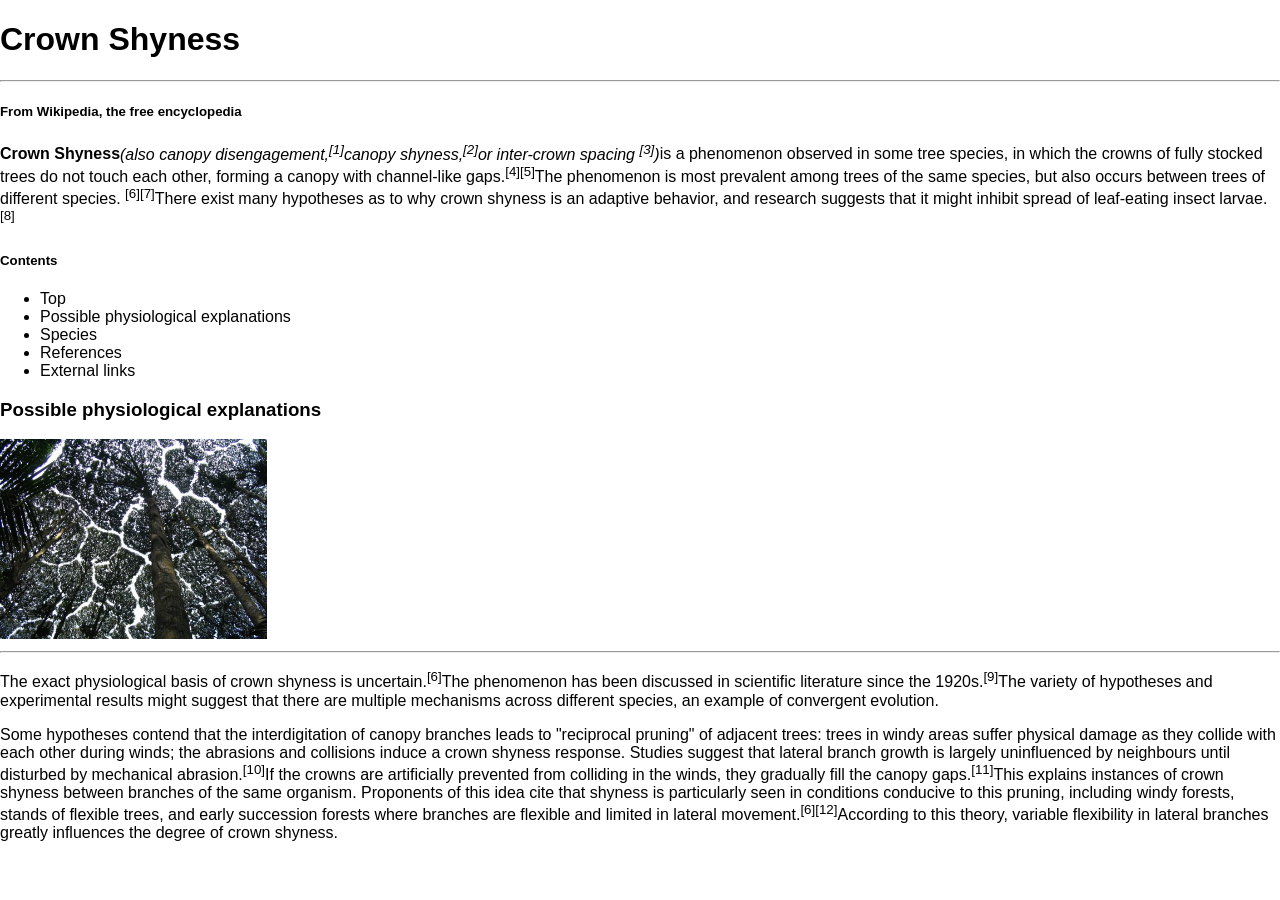
<file: crown shyness/code-skeleton/index.html>
<!DOCTYPE html>
<html lang="en">
    <head>
        <meta charset="UTF-8">
        <meta name="viewport" content="width=device-width, initial-scale=1.0">
        <title>Crown Shyness</title>
        <link href="css/style.css" rel="stylesheet">
    </head>
    <body>
        <h1>Crown Shyness</h1>
        <hr>
<h5>From Wikipedia, the free encyclopedia</h5>
<p><b>Crown Shyness</b><i>(also canopy disengagement,<sup>[1]</sup>canopy shyness,<sup>[2]</sup>or inter-crown spacing <sup>[3]</sup>)</i>is a phenomenon observed in some tree species, in which the crowns of fully stocked trees do not touch each other, forming a canopy with channel-like gaps.<sup>[4][5]</sup>The phenomenon is most prevalent among trees of the same species, but also occurs between trees of different species. <sup>[6][7]</sup>There exist many hypotheses as to why crown shyness is an adaptive behavior, and research suggests that it might inhibit spread of leaf-eating insect larvae. <sup>[8]</sup></p>
<h5>Contents</h5>
<ul><li>Top</li>
<li>Possible physiological explanations</li>
<li>Species</li>
<li>References</li>
<li>External links</li></ul>
<h3>Possible physiological explanations</h3>
<img src="images/z-zCanopy.jpg" height="200" alt="canopy">
<hr>
<p>The exact physiological basis of crown shyness is uncertain.<sup>[6]</sup>The phenomenon has been discussed in scientific literature since the 1920s.<sup>[9]</sup>The variety of hypotheses and experimental results might suggest that there are multiple mechanisms across different species, an example of convergent evolution.</p>
<p>Some hypotheses contend that the interdigitation of canopy branches leads to "reciprocal pruning" of adjacent trees: trees in windy areas suffer physical damage as they collide with each other during winds; the abrasions and collisions induce a crown shyness response. Studies suggest that lateral branch growth is largely uninfluenced by neighbours until disturbed by mechanical abrasion.<sup>[10]</sup>If the crowns are artificially prevented from colliding in the winds, they gradually fill the canopy gaps.<sup>[11]</sup>This explains instances of crown shyness between branches of the same organism. Proponents of this idea cite that shyness is particularly seen in conditions conducive to this pruning, including windy forests, stands of flexible trees, and early succession forests where branches are flexible and limited in lateral movement.<sup>[6][12]</sup>According to this theory, variable flexibility in lateral branches greatly influences the degree of crown shyness.</p>
    </body>
</html>
</file>
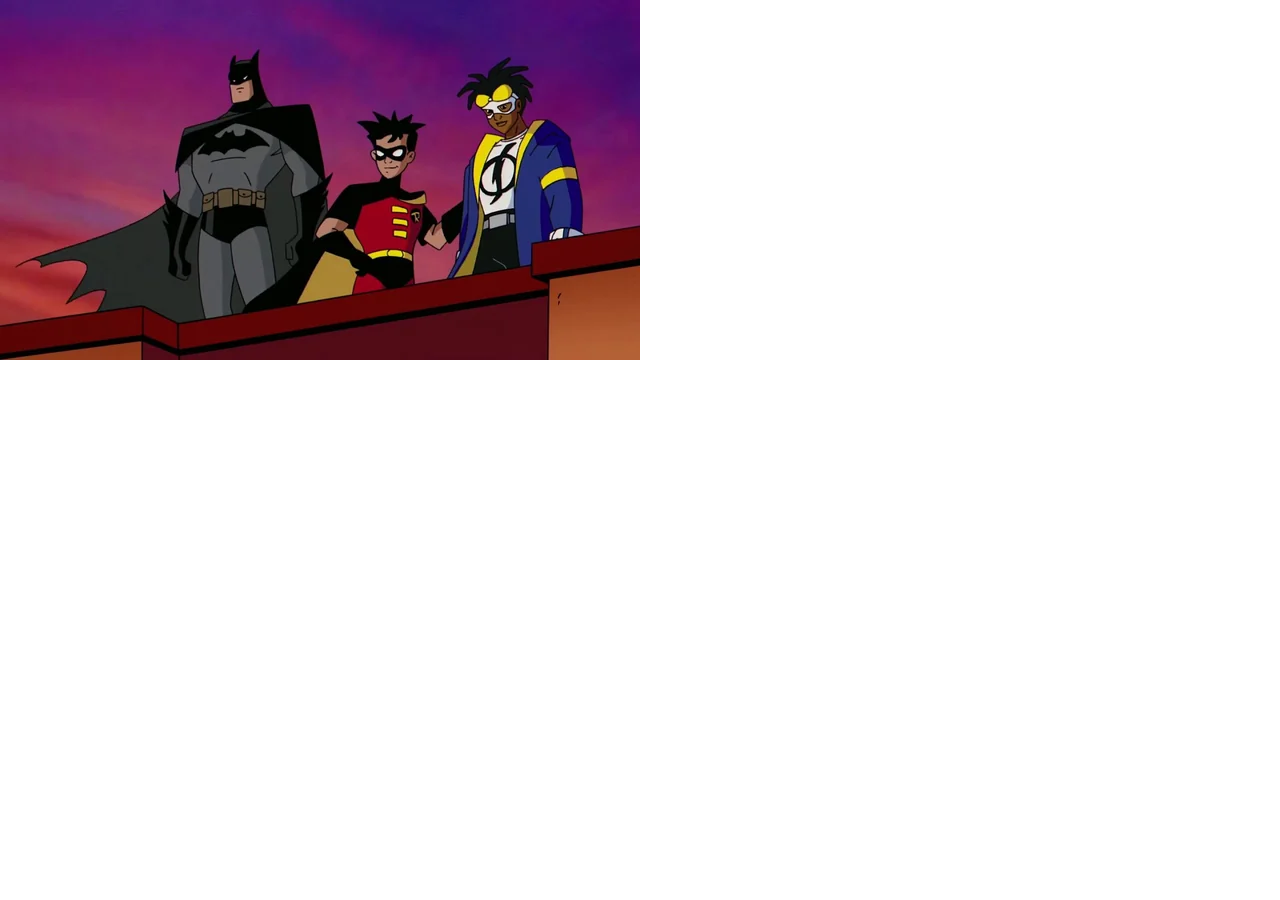
<file: demos/04- images/index.html>
<!DOCTYPE html>
<html lang="en">
    <head>
        <meta charset="UTF-8">
        <meta name="viewport" content="width=device-width, initial-scale=1.0">
        <title>Document</title>
        <link href="css/style.css" rel="stylesheet">
    </head>
    <body>
        <img src="images/SS8.webp">
    </body>
</html>
</file>
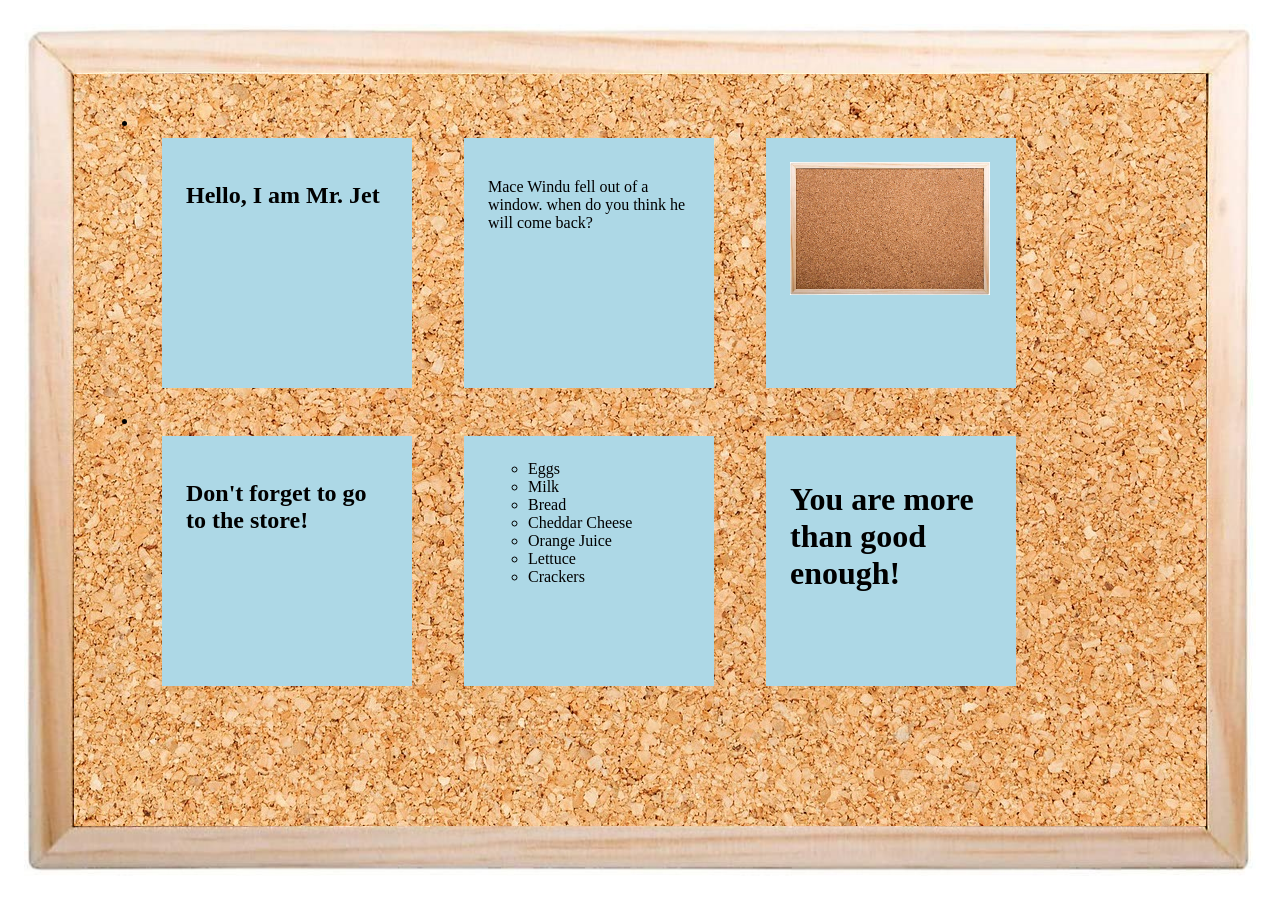
<file: projects/bulletin-board/index.html>
<!DOCTYPE html>
<html lang="en">
    <head>
        <meta charset="UTF-8">
        <meta name="viewport" content="width=device-width, initial-scale=1.0">
        <title>Bulletin Board (Exercise)</title>
        <link href="css/setup.css" rel="stylesheet">
        <link href="css/style.css" rel="stylesheet" data-meal-prep>
    </head>
    <body>
        <div id="bulletin-board">
            <!-- ADD YOUR HTML CODE INSIDE OF THIS DIV -->
            <ul>
                <li>
                    <div class="post-it">
                        <h2>Hello, I am Mr. Jet</h2>
                    </div>

                    <div class="post-it">
                        <p>Mace Windu fell out of a window.
                         when do you think he will come back?
                        </p>
                    </div>

                    <div class="post-it">
                    <img src="images/frame.jpg" alt="corkboard" width="200">
                    </div>
                </li>

                <li>
                    <div class="post-it">
                        <h2>Don't forget to go to the store!</h2>
                    </div>

                    <div class="post-it">
                        <ul>
                            <li>Eggs</li>
                            <li>Milk</li>
                            <li>Bread</li>
                            <li>Cheddar Cheese</li>
                            <li>Orange Juice</li>
                            <li>Lettuce</li>
                            <li>Crackers</li>
                        </ul>
                    </div>

                    <div class="post-it">
                        <h1>You are more than good enough!</h1>
                    </div>
                </li>

            </ul>
        </div>
    </body>
</html>
</file>
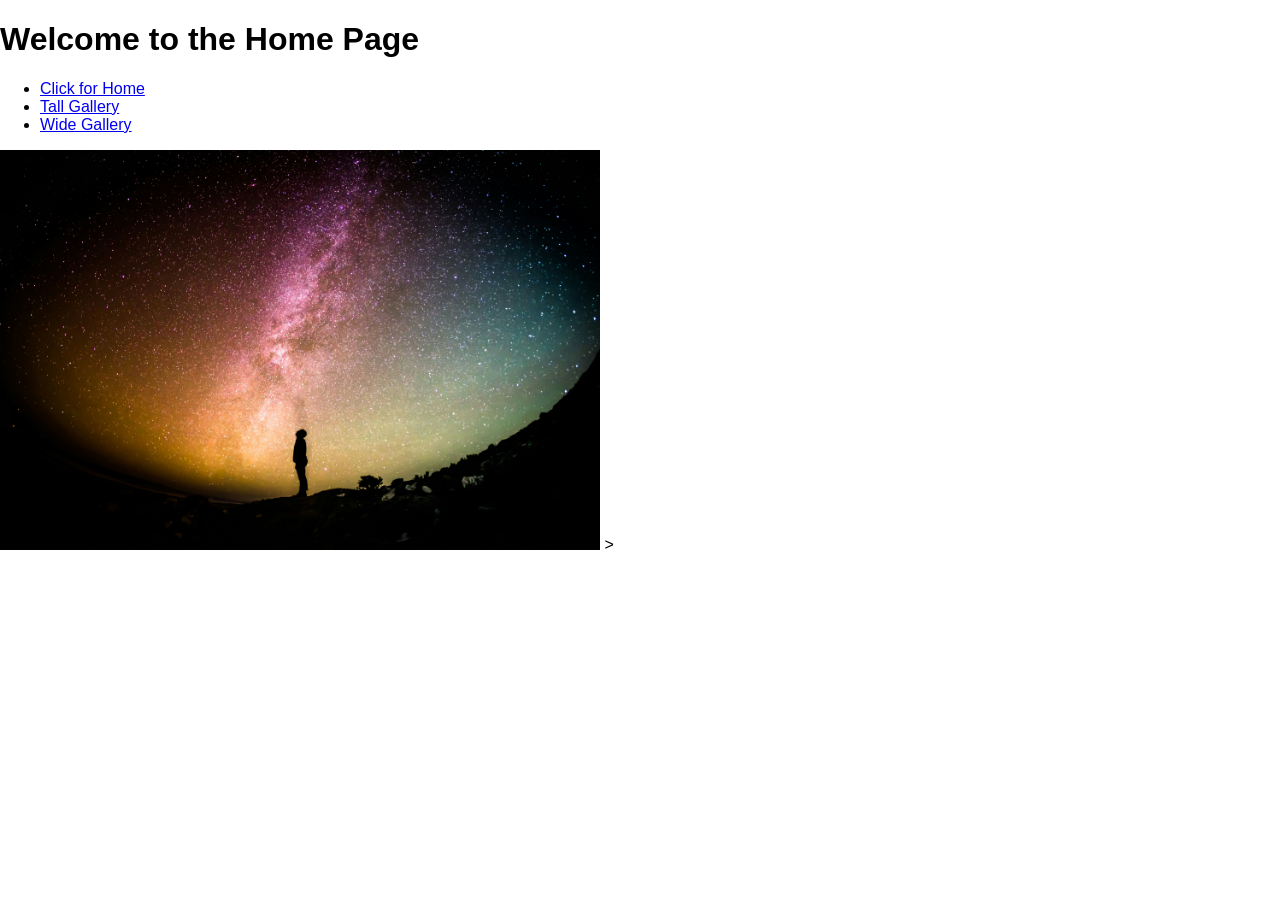
<file: projects/code-skeleton/index.html>
<!DOCTYPE html>
<html lang="en">
    <head>
        <meta charset="UTF-8">
        <meta name="viewport" content="width=device-width, initial-scale=1.0">
        <title>welcomepage</title>
        <link href="css/style.css" rel="stylesheet">
    </head>
    <body>
    <h1>Welcome to the Home Page</h1>
    <ul>
        <li><a href="index.html">Click for Home</a></li>
        <li><a href="tall.html">Tall Gallery</a></li>
        <li><a href="wide.html">Wide Gallery</a></li>
    </ul>
    <img src="images/openingPic.jpg" alt="Welcome" width="600">
    </body>
</html>>
</file>
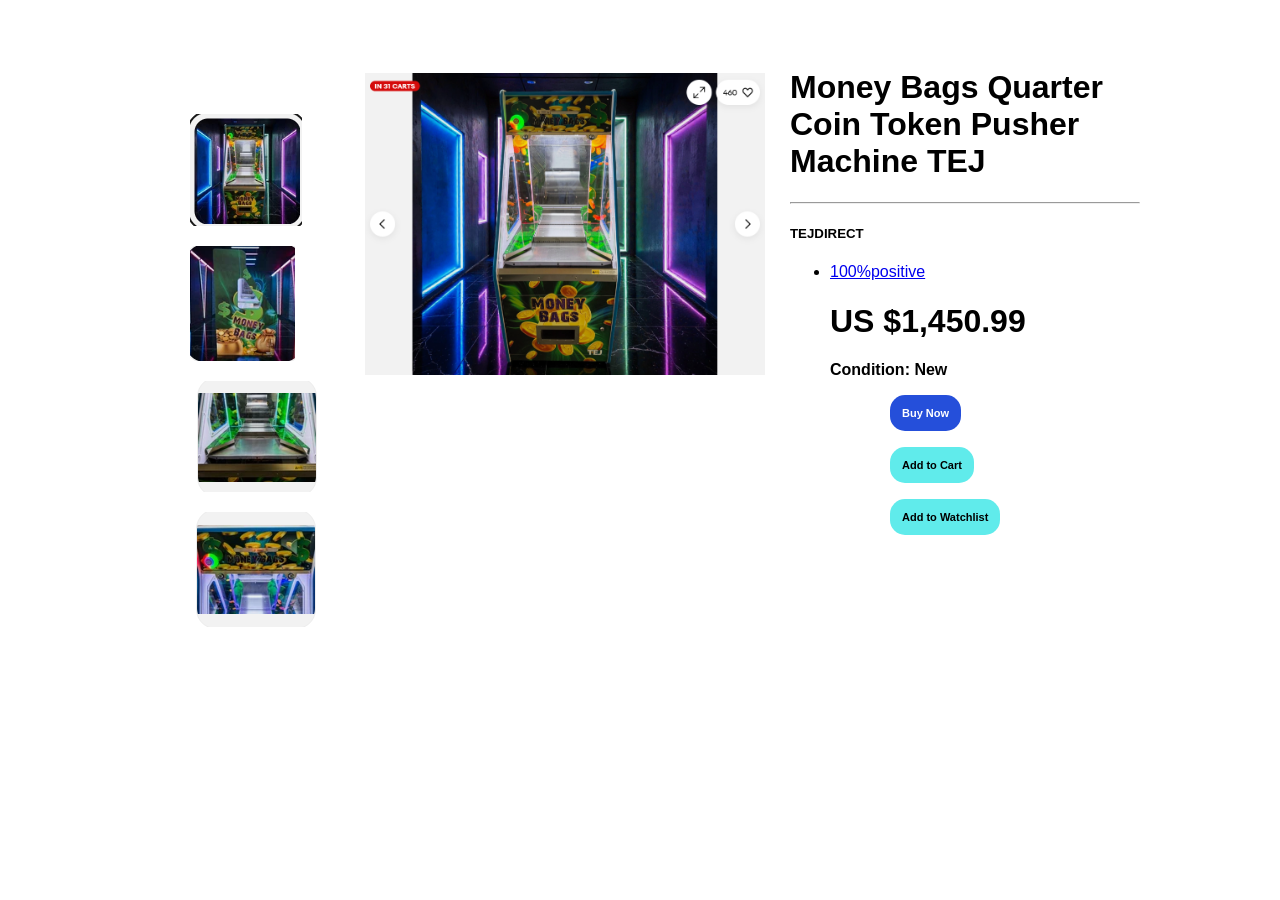
<file: projects/ebay-product-page/index.html>
<!DOCTYPE html>
<html lang="en">
    <head>
        <meta charset="UTF-8">
        <meta name="viewport" content="width=device-width, initial-scale=1.0">
        <title>Ebay Product Page</title>
        <link href="css/style.css" rel="stylesheet">
    </head>
    <body>
        <div id="layout">

            <div id="thumbnail">
                <p>
                    <img src="images/Z-$$.png" alt="thumbnail-one">
                </p>
                <p>
                    <img src="images/Z-&.png" alt="thumbnail-two">
                </p>
                <p>
                    <img src="images/Z-$$$.png" alt="thumbnail-three">
                </p>
                <p><img src="images/Z-$$$$.png" alt="thumbnail-four"></p>

            </div>

            <div id="featured-image">
               <img src="images/Z-$.png" alt="featured-image" width="400px">
            </div>

            <div id="product-info">
                <h1>
                    Money Bags Quarter Coin Token Pusher Machine TEJ
                </h1>
                <hr>
                        <h5>TEJDIRECT </h5>
                    
                <ul>
                    <li>
                        <a href="#">100%positive</a>
                    </li>
                    <h1>US $1,450.99</h1>
                    <div id="new">
                        <p>
                        Condition: New
                        </p>
                    </div>
                </ul>
                    <p>
                        <a href="#" class="buy">Buy Now</a>
                    </p>
                    <p>
                        <a href="#" class="button">Add to Cart</a>
                    </p>
                    <p>
                        <a href="#" class="button">Add to Watchlist</a>
                    </p>
            </div>

        </div>
        
    </body>
</html>
</file>
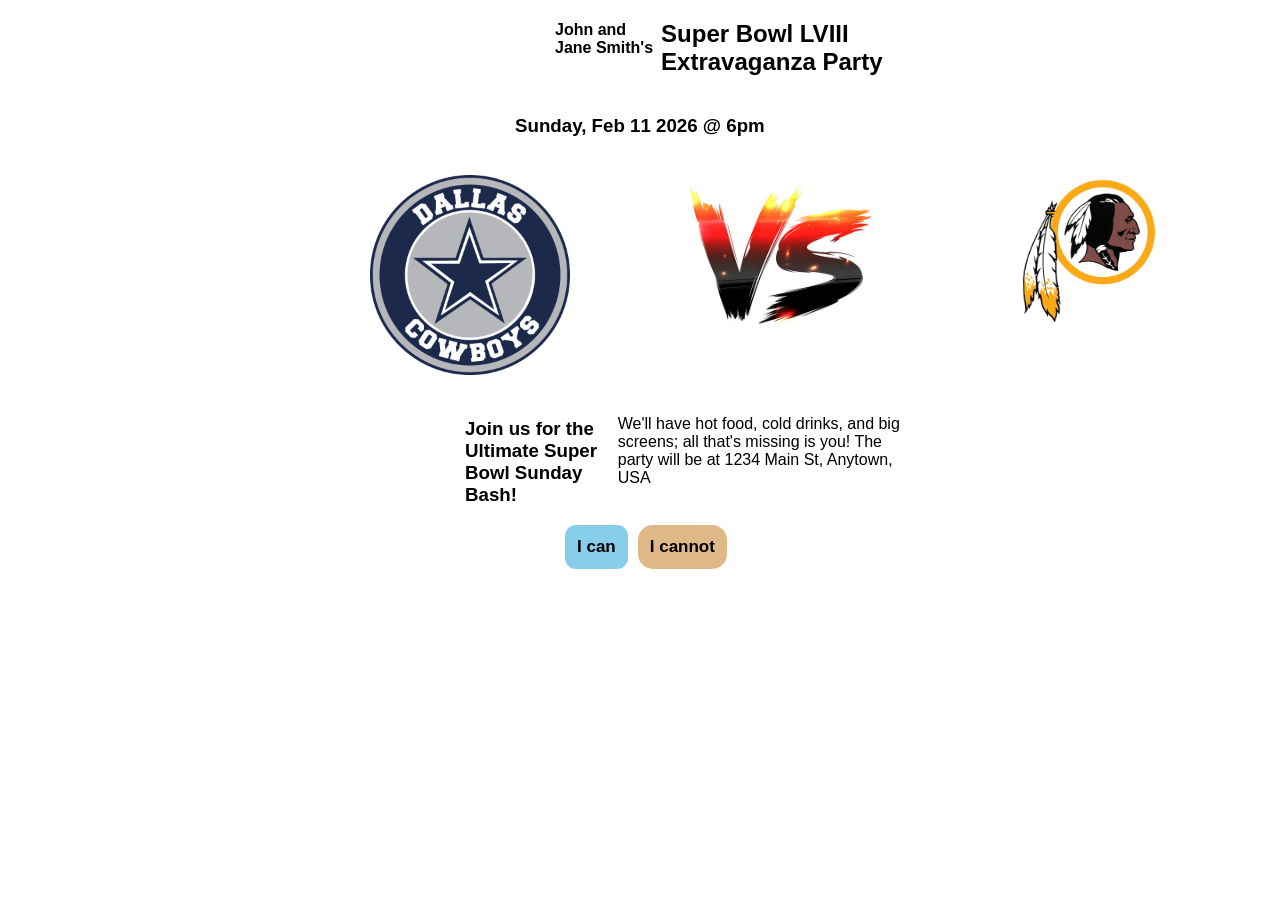
<file: projects/final_eval/index.html>
<!DOCTYPE html>
<html lang="en">
    <head>
        <meta charset="UTF-8">
        <meta name="viewport" content="width=device-width, initial-scale=1.0">
        <title>Document</title>
        <link href="css/style.css" rel="stylesheet">
    </head>
    <body>
        <div id="layout">
            <div id="hero">
                <h4>John and Jane Smith's</h4>
            </div>    
                <h2>Super Bowl LVIII Extravaganza Party</h2>
            </div>
            <div id="hero2">
                <h3>Sunday, Feb 11 2026 @ 6pm</h3>
            </div>
            <div class="container">
            <div class="box"> <img src="images/Z-@cowboys.png" alt="cowboys" 
                width="200px">
            </div>
            <div class="box"> <img src="images/Z-@Vs.jpg" alt="Vs" 
                width="200px">
            </div>
            <div class="box"><img src="images/Z-@redskins.jpg" alt="redskins"
                 width="200px">

            </div>
        
        </div>
        <div id="layout">
            <h3>Join us for the Ultimate Super Bowl Sunday Bash!
            </h3>
            <p>
                We'll have hot food, cold drinks, and big screens; all that's missing is you!
The party will be at 1234 Main St, Anytown, USA
            </p>
        </div>
        <div id="layout">
            <div><a href="#" class="can">I can</a></div>
            <div><a href="#" class="cant">I cannot</a></div>
        </div>
    </body>
</html>
</file>
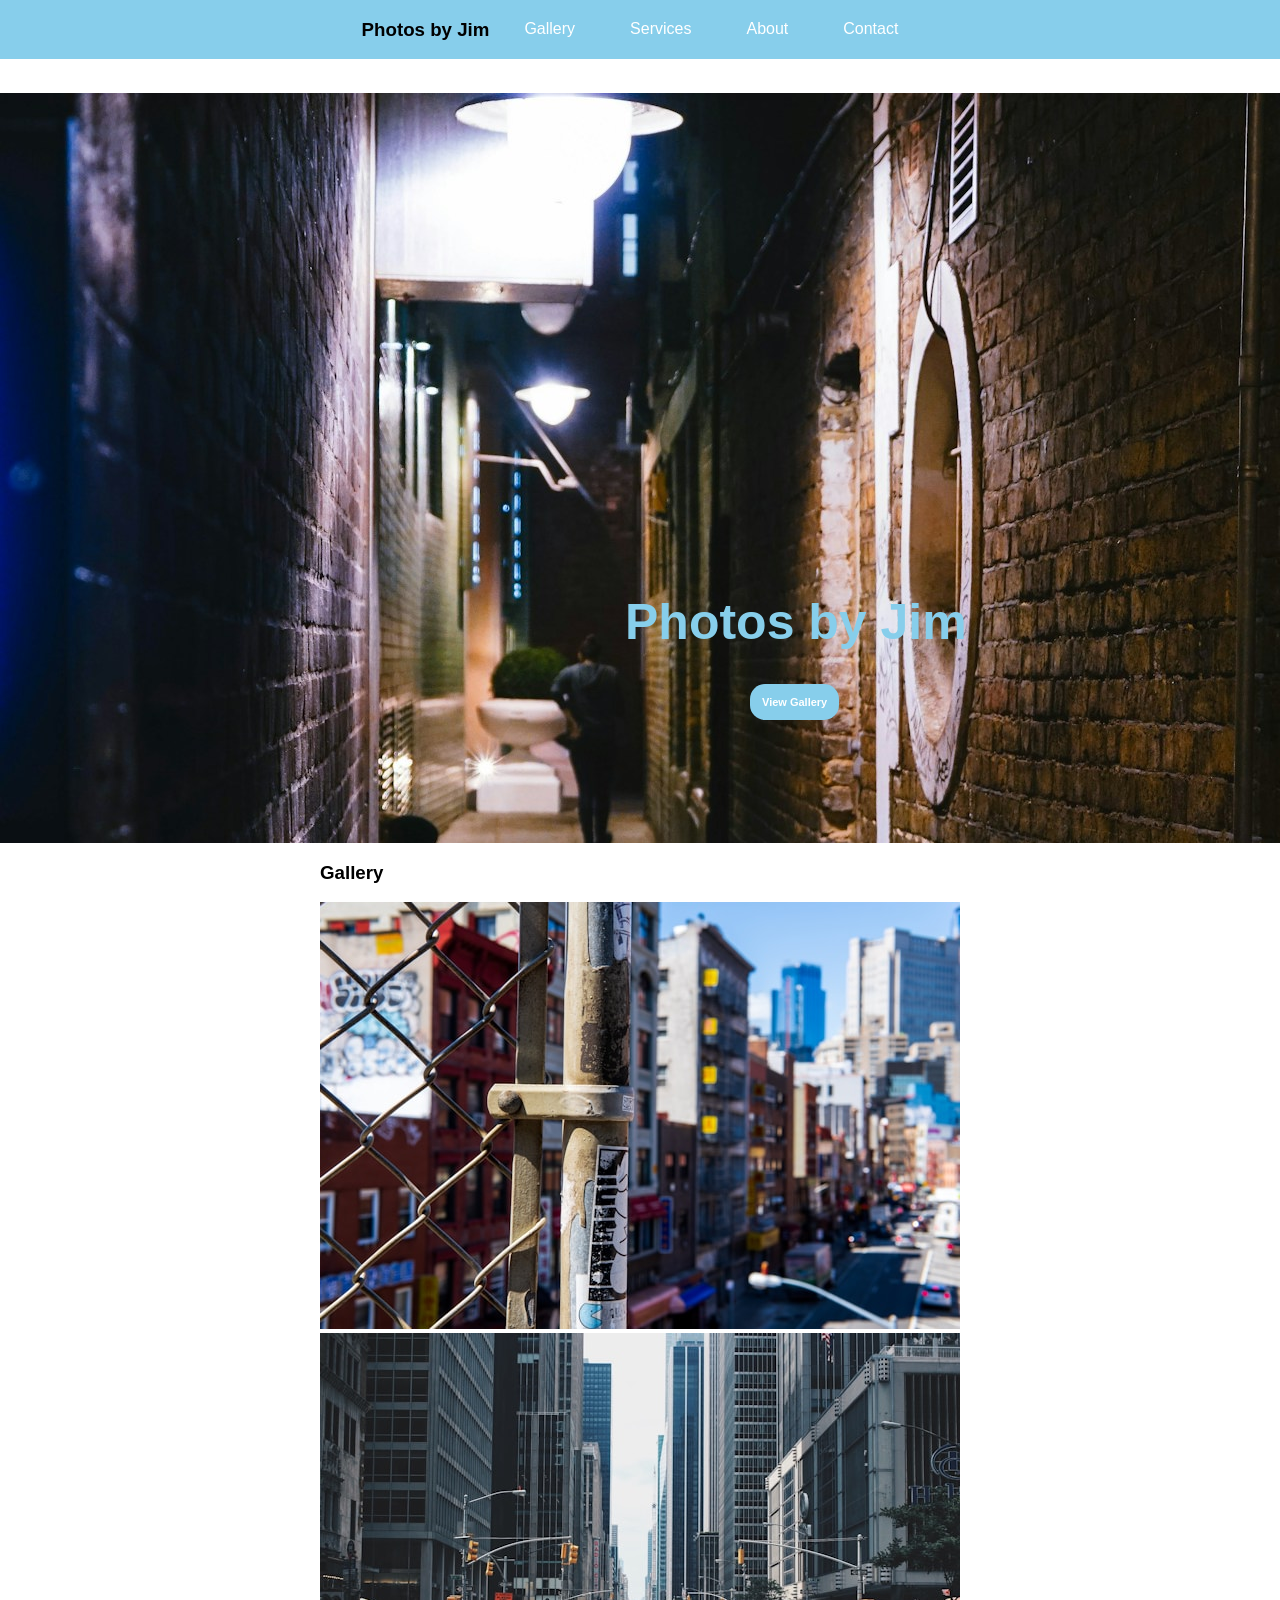
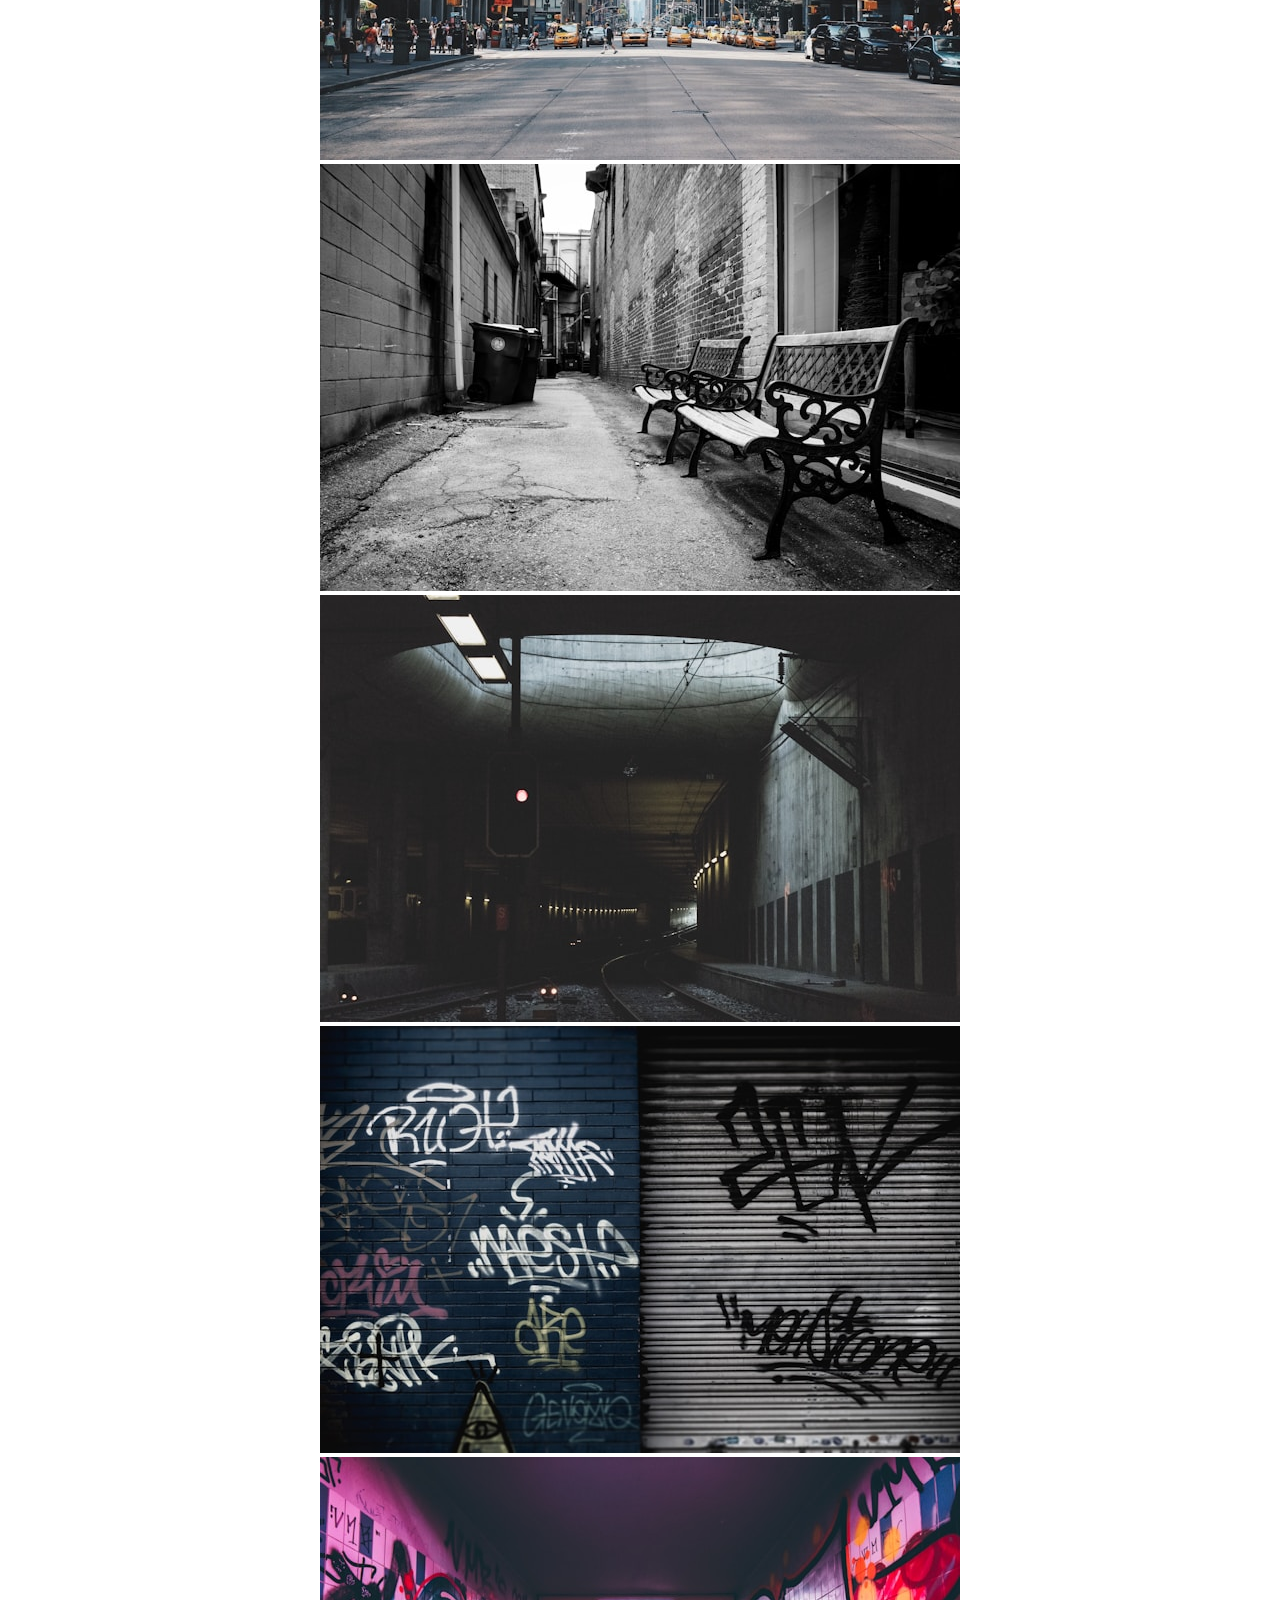
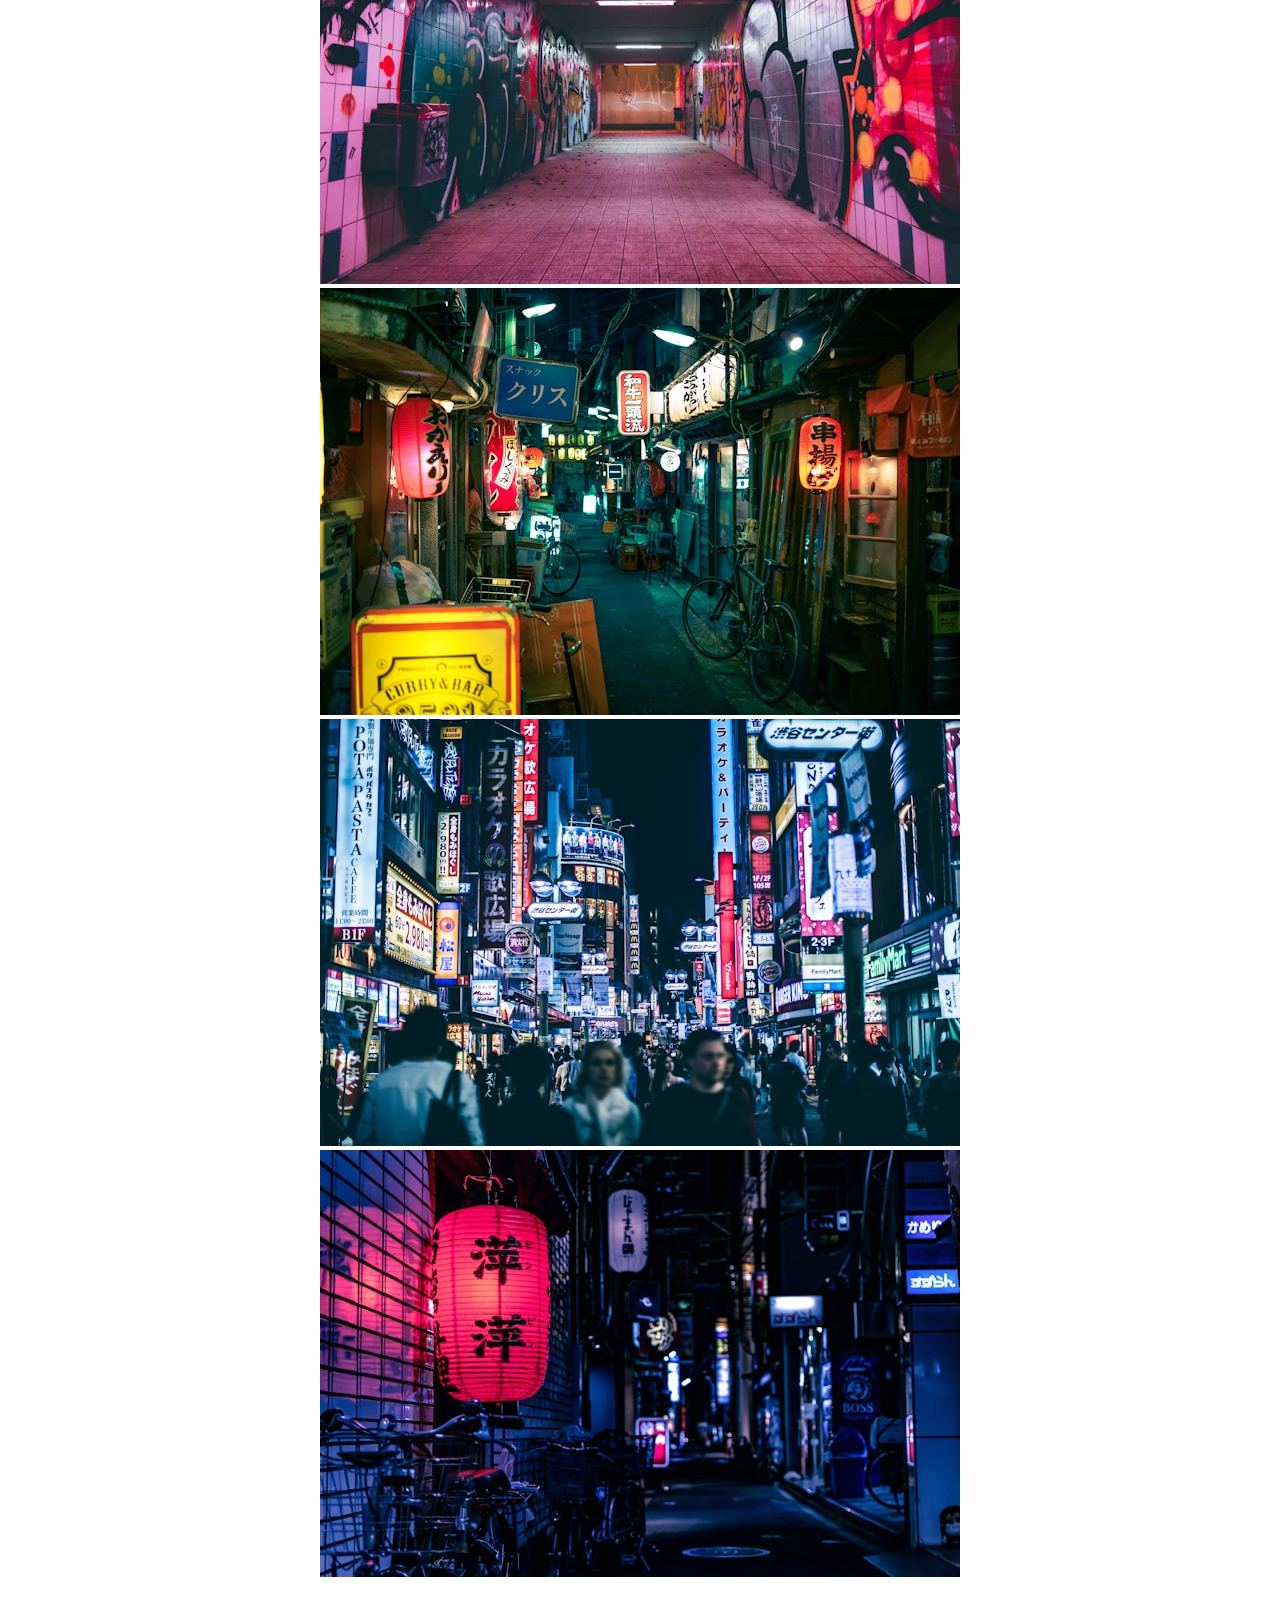
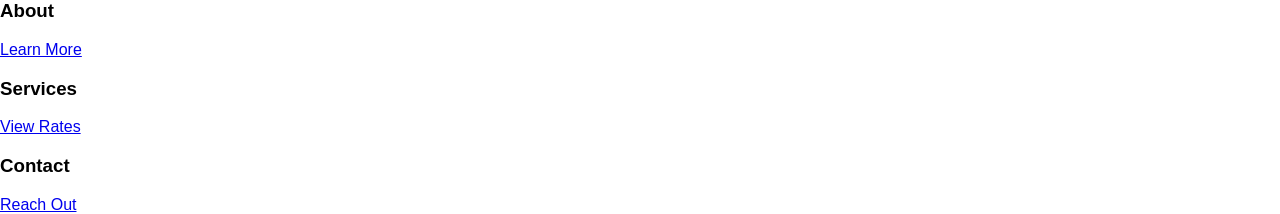
<file: projects/photography-portfolio-site/index.html>
<!DOCTYPE html>
<html lang="en">
    <head>
        <meta charset="UTF-8">
        <meta name="viewport" content="width=device-width, initial-scale=1.0">
        <title>Photography Portfolio</title>
        <link href="css/style.css" rel="stylesheet">
    </head>
    <body>
        <div id="navbar">
            <h3>Photos by Jim</h3>
            <a href="#">Gallery</a>
            <a href="#">Services</a>
            <a href="#">About</a>
            <a href="#">Contact</a>
        </div>
        <div id="hero">
            <div class="hero-con">
                <h1 class="hero-text">Photos by Jim</h1>
                <a href="#" class="view">View Gallery</a>
            </div>
        </div>
        <div id="layout">
            <h3>Gallery</h3>
            <div class="Gallery">
                <img src="images/urban-10bn7.jpg" alt="one">
                <img src="images/urban-12w82.jpg" alt="two">
                <img src="images/urban-13n8n.jpg" alt="three">
                <img src="images/urban-17c5x.jpg" alt="four">
                <img src="images/urban-19po9.jpg" alt="five">
                <img src="images/urban-1a4h3.jpg" alt="six">
                <img src="images/urban-3u8sv.jpg" alt="seven">
                <img src="images/urban-4n802.jpg" alt="eight">
                <img src="images/urban-6s8s8.jpg" alt="nine">

            </div>
        </div>
        <div id="columns">
            <div id="media">
                <div id="media-left">
                    <h3>About</h3>
                    <a href="#">Learn More</a>

                </div>
                <div id="media-mid">
                    <h3>Services</h3>
                    <a href="#">View Rates</a>

                </div>
                <div id="media-right">
                    <h3>Contact</h3>
                    <a href="#">Reach Out</a>

                </div>

            </div>

        </div>
        
    </body>
</html>
</file>
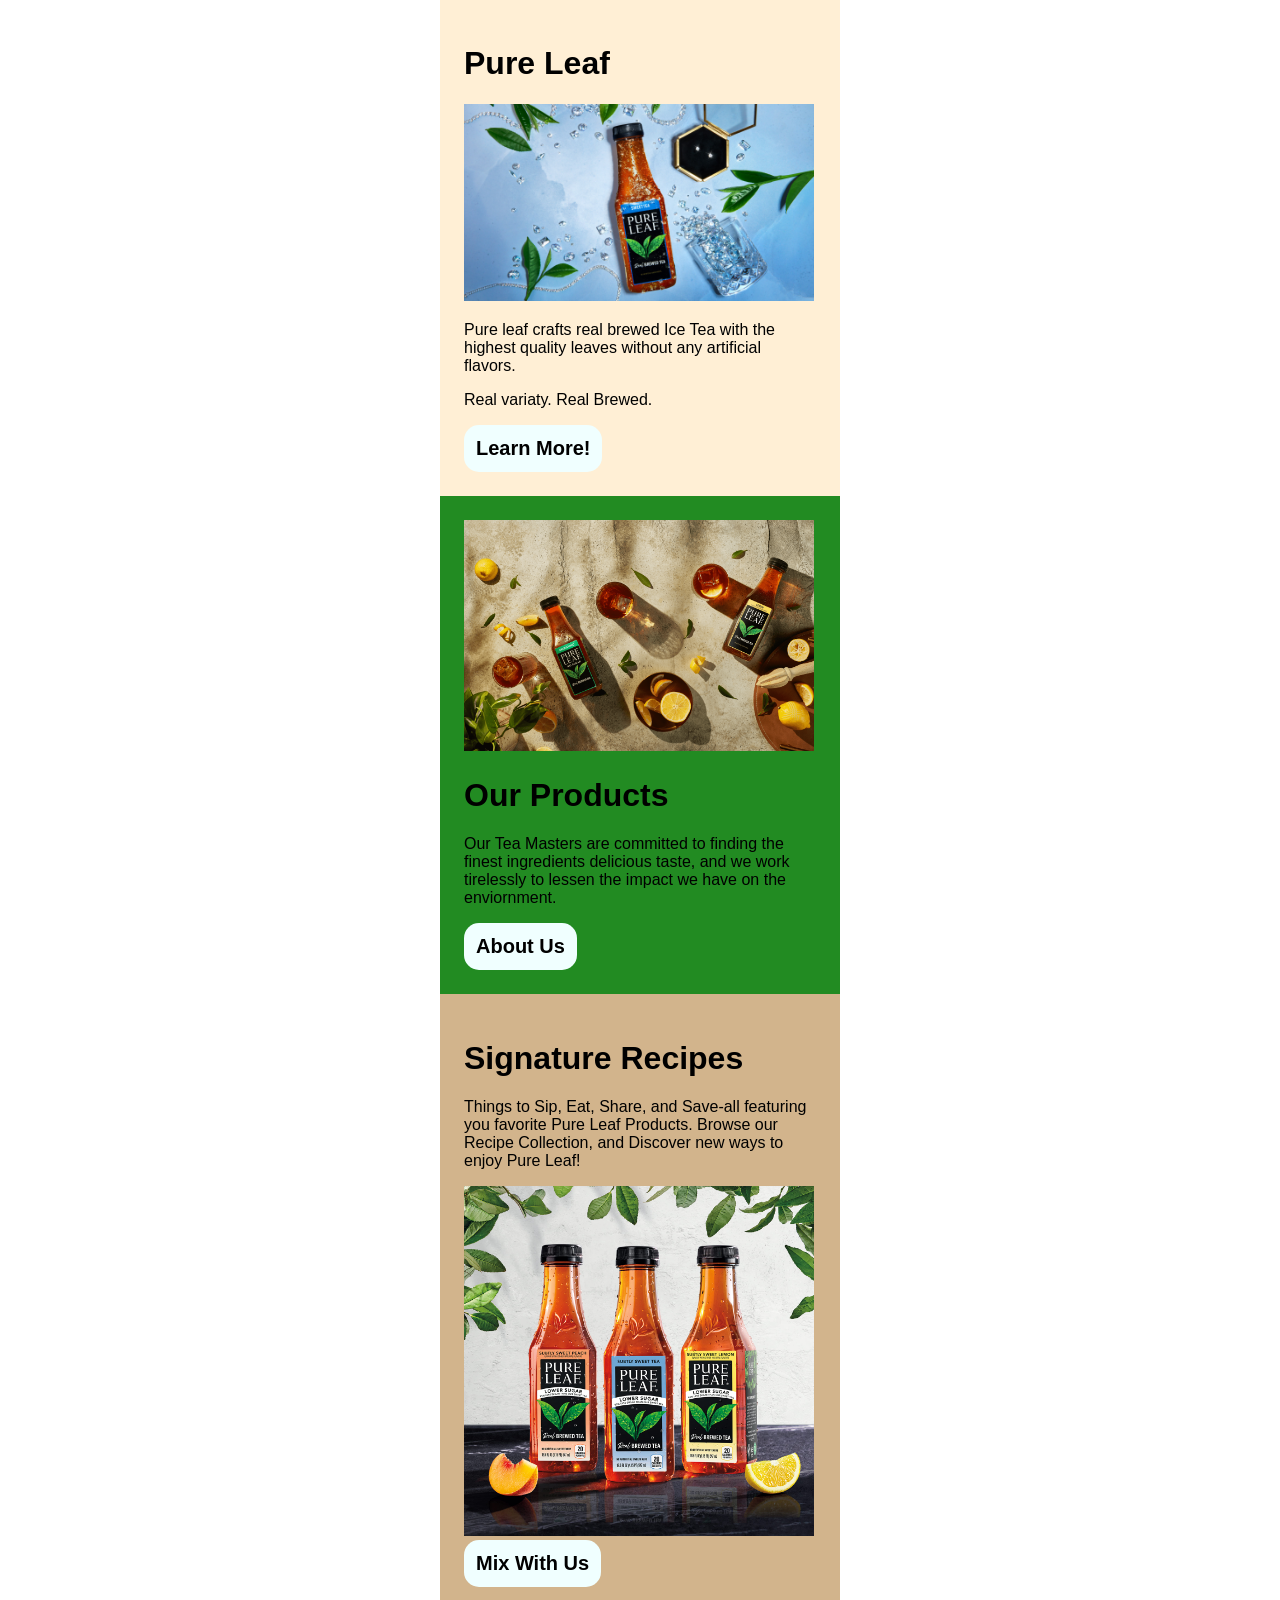
<file: projects/product-showcase/index.html>
<!DOCTYPE html>
<html lang="en">
    <head>
        <meta charset="UTF-8">
        <meta name="viewport" content="width=device-width, initial-scale=1.0">
        <title>Document</title>
        <link href="css/style.css" rel="stylesheet">
    </head>
    <body>
        <div class="column-one">
            <h1>Pure Leaf</h1>
            <img src="images/Z0sweetT.png" alt="opening" width="350">
            <p>Pure leaf crafts real brewed Ice Tea with the highest quality 
                leaves without any artificial flavors.
            </p>
            <p>
                Real variaty. Real Brewed.
            </p>
            <a href="#" class="button primary">Learn More!</a>
        </div>

        <div class="column-two">
            <img src="images/Z0blackberryT.png" alt="Pure-Leaf" width="350">
            <h1>Our Products</h1>
            <p>Our Tea Masters are committed to finding the finest ingredients 
                delicious taste, and we work tirelessly to lessen the impact we
                have on the enviornment.
            </p>
            
            <a href="#" class="button secondary">About Us</a>
        </div>

        <div class="column-three">
            <h1>Signature Recipes</h1>
            <p>Things to Sip, Eat, Share, and Save-all featuring you favorite 
                Pure Leaf Products. Browse our Recipe Collection, and Discover
                new ways to enjoy Pure Leaf!
            </p>
            <img src="images/Z0rasberryT.png" alt="Mixing" width="350">
            <a href="#" class="button tertiary">Mix With Us</a>
        </div>
    </body>
</html>
</file>
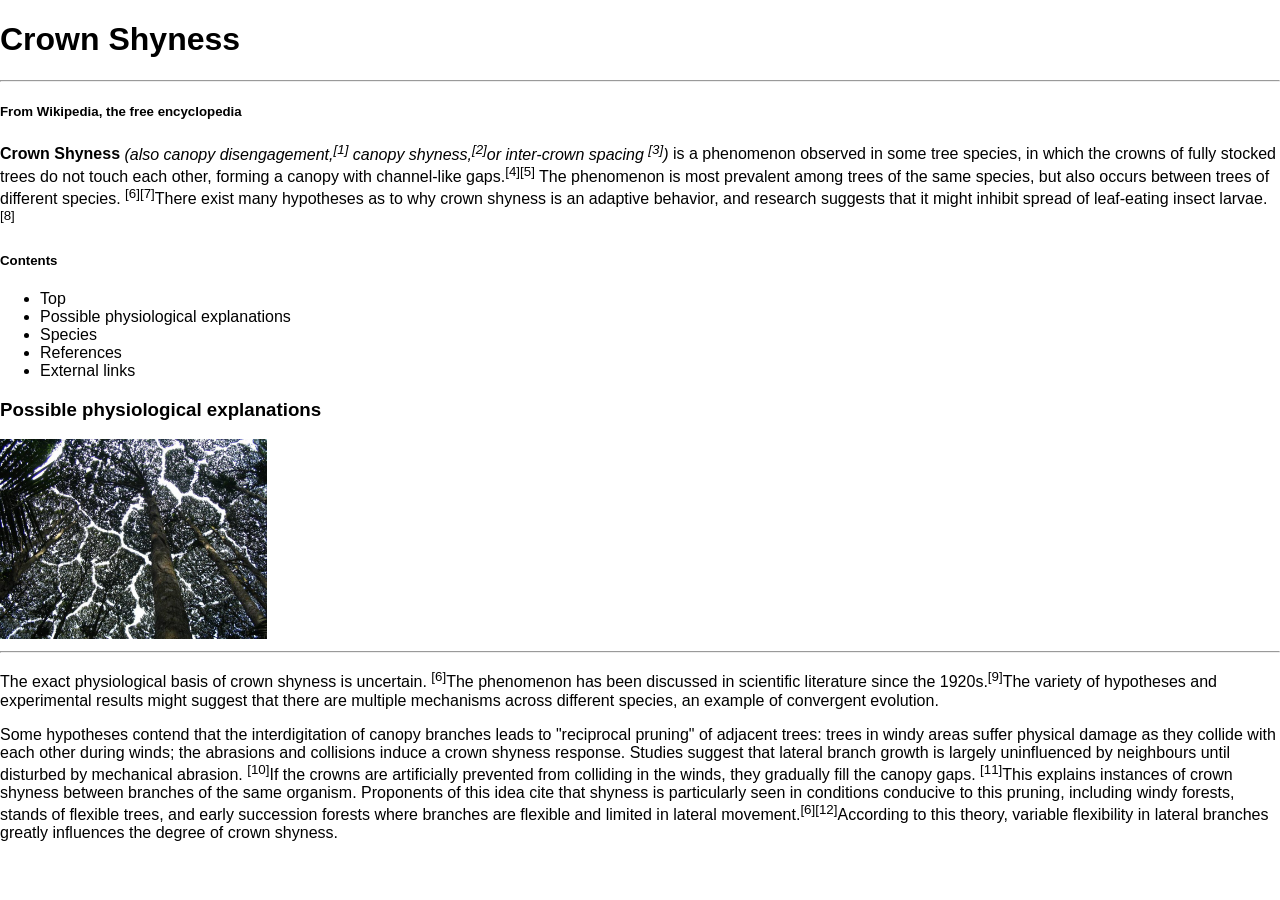
<file: projects/wiki-page/index.html>
<!DOCTYPE html>
<html lang="en">
    <head>
        <meta charset="UTF-8">
        <meta name="viewport" content="width=device-width, initial-scale=1.0">
        <title>Crown Shyness</title>
        <link href="css/style.css" rel="stylesheet">
    </head>
    <body>
        <h1>Crown Shyness</h1>
        <hr>
        <h5>From Wikipedia, the free encyclopedia</h5>
        <p>
            <b>Crown Shyness</b>
            <i>
                (also canopy disengagement,<sup>[1]</sup>
                canopy shyness,<sup>[2]</sup>or inter-crown spacing 
                <sup>[3]</sup>)
            </i>
            is a phenomenon observed in some tree species, 
            in which the crowns of fully stocked trees do not touch each other, 
            forming a canopy with channel-like gaps.<sup>[4][5]</sup> 
            The phenomenon is most prevalent among trees of the same species,
            but also occurs between trees of different species. 
            <sup>[6][7]</sup>There exist many hypotheses as to why crown 
            shyness is an adaptive behavior, and research suggests that it 
            might inhibit spread of leaf-eating insect larvae. 
            <sup>[8]</sup>
        </p>
        <h5>Contents</h5>
        <ul>
            <li>Top</li>
            <li>Possible physiological explanations</li>
            <li>Species</li>
            <li>References</li>
            <li>External links</li>
        </ul>
        <h3>Possible physiological explanations</h3>
        <img src="images/z-zCanopy.jpg" height="200" alt="canopy">
        <hr>
        <p>
            The exact physiological basis of crown shyness is uncertain.
            <sup>[6]</sup>The phenomenon has been discussed in scientific 
            literature since the 1920s.<sup>[9]</sup>The variety of hypotheses
            and experimental results might suggest that there are multiple 
            mechanisms across different species, an example of convergent
            evolution.
        </p>
        <p>
            Some hypotheses contend that the interdigitation of canopy branches
            leads to "reciprocal pruning" of adjacent trees: trees in windy 
            areas suffer physical damage as they collide with each other 
            during winds; the abrasions and collisions induce a crown shyness
            response. Studies suggest that lateral branch growth is largely 
            uninfluenced by neighbours until disturbed by mechanical abrasion.
            <sup>[10]</sup>If the crowns are artificially prevented from 
            colliding in the winds, they gradually fill the canopy gaps.
            <sup>[11]</sup>This explains instances of crown shyness between 
            branches of the same organism. Proponents of this idea cite that 
            shyness is particularly seen in conditions conducive to this 
            pruning, including windy forests, stands of flexible trees, and 
            early succession forests where branches are flexible and limited
            in lateral movement.<sup>[6][12]</sup>According to this theory,
            variable flexibility in lateral branches greatly influences the
            degree of crown shyness.
        </p>
    </body>
</html>
</file>
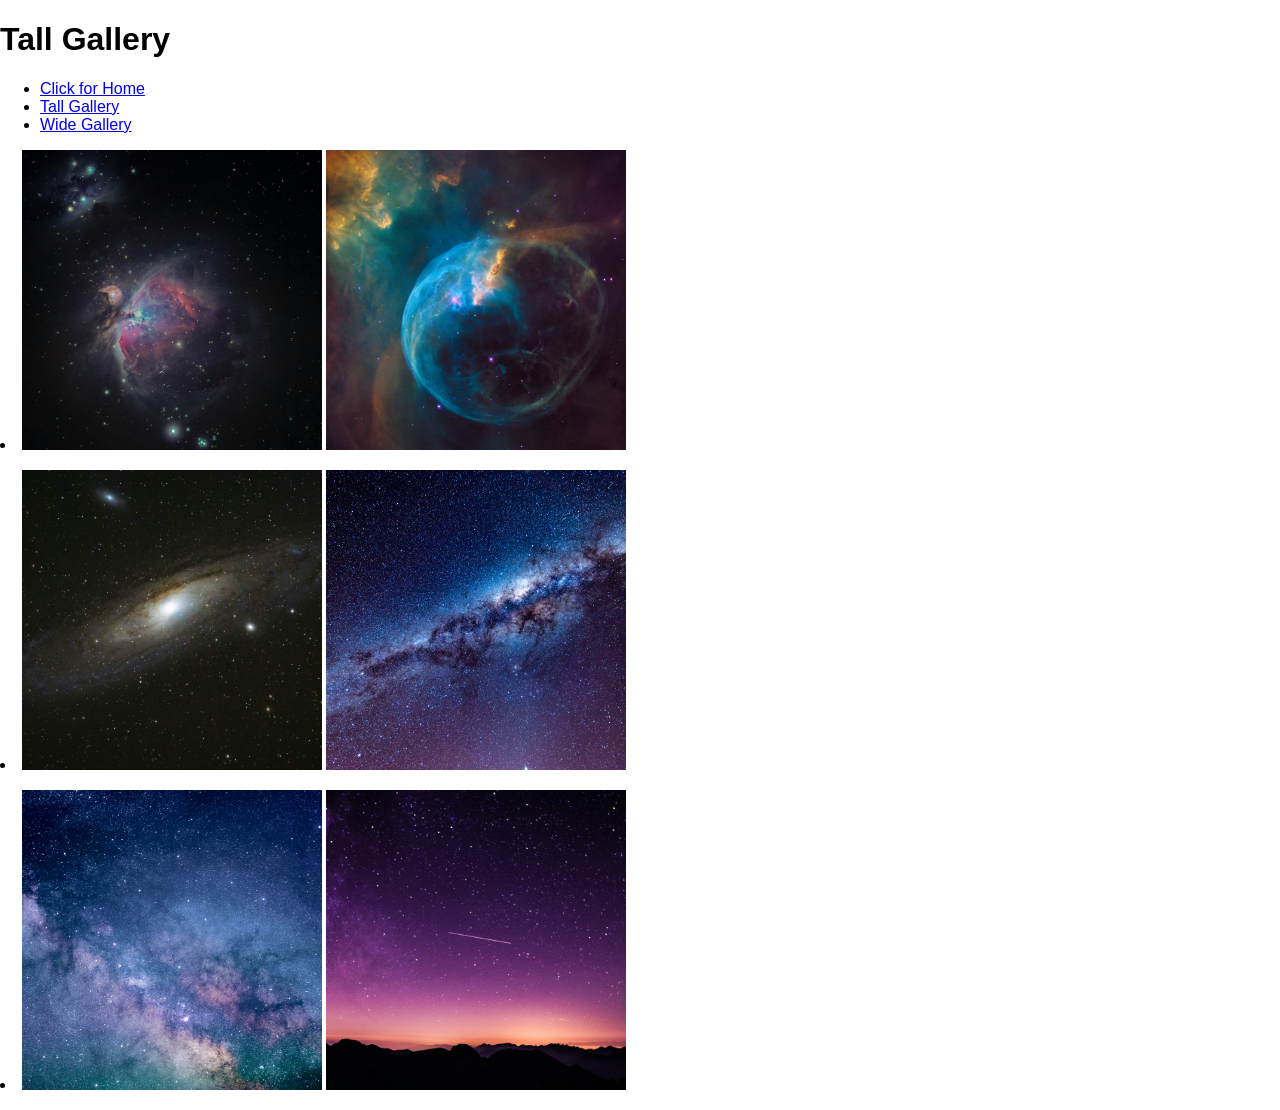
<file: projects/code-skeleton/tall.html>
<!DOCTYPE html>
<html lang="en">
    <head>
        <meta charset="UTF-8">
        <meta name="viewport" content="width=device-width, initial-scale=1.0">
        <title>Document</title>
        <link href="css/style.css" rel="stylesheet">
    </head>
    <body>
        <h1>Tall Gallery</h1>
        <ul>
            <li><a href="index.html">Click for Home</a></li>
            <li><a href="tall.html">Tall Gallery</a></li>
            <li><a href="wide.html">Wide Gallery</a></li>
        </ul>
        <p>
            <li>
                <img src="images/IMG_7713.jpg" alt="Galaxy" width="300">
                <img src="images/IMG_7714.jpg" alt="Galaxyb" width="300">
            </li>
        </p>
        <p>
            <li>
                <img src="images/IMG_7715.jpg" alt="space" width="300">
                <img src="images/IMG_7716.jpg" alt="spaceb" width="300">
            </li>
        </p>
        <p>
            <li>
                <img src="images/IMG_7717.jpg" alt="stars" width="300">
                <img src="images/IMG_7718.jpg" alt="starsb" width="300">
            </li>
        </p>
        
    </body>
</html>
</file>
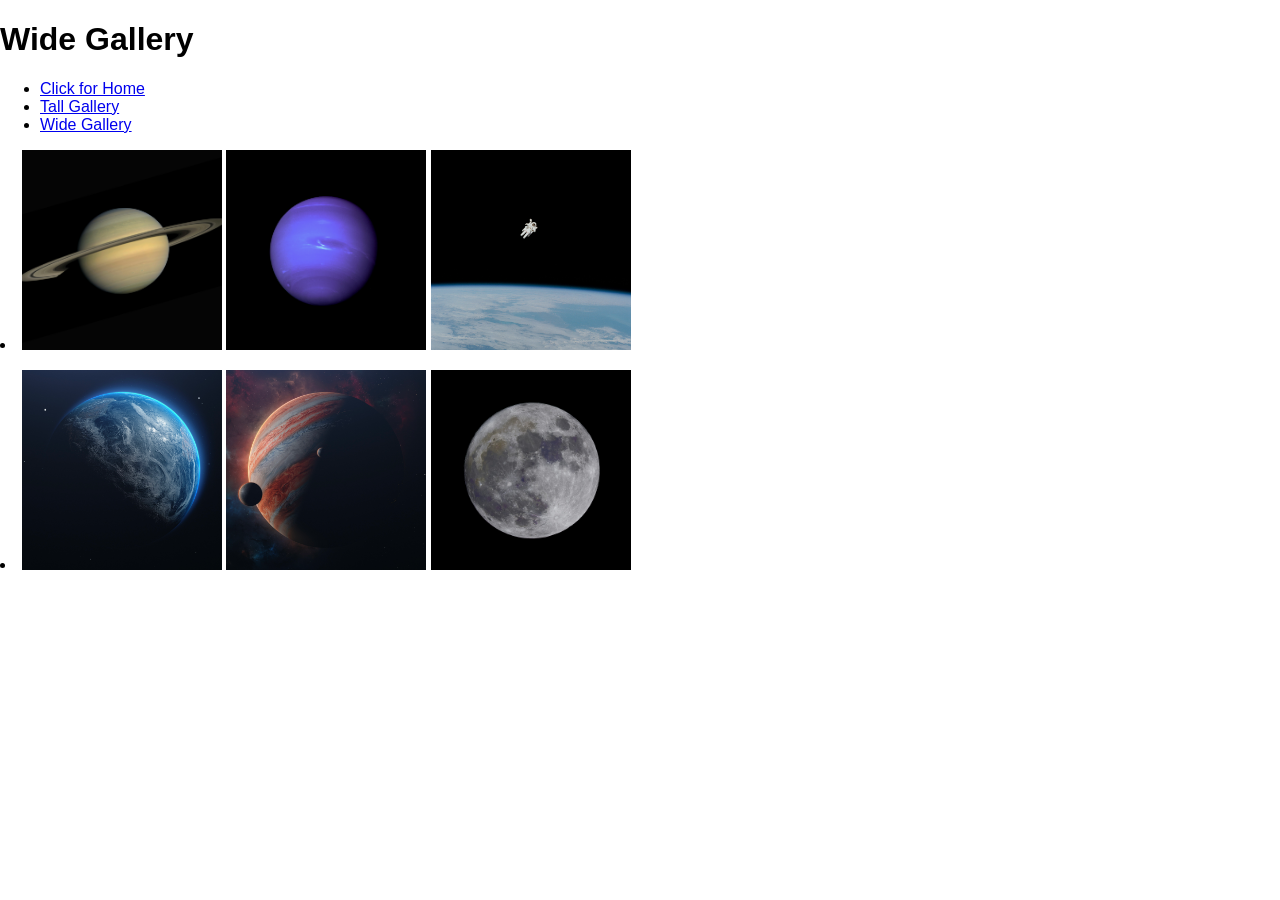
<file: projects/code-skeleton/wide.html>
<!DOCTYPE html>
<html lang="en">
    <head>
        <meta charset="UTF-8">
        <meta name="viewport" content="width=device-width, initial-scale=1.0">
        <title>Document</title>
        <link href="css/style.css" rel="stylesheet">
    </head>
    <body>
        <h1>Wide Gallery</h1>
        <ul>
            <li><a href="index.html">Click for Home</a></li>
            <li><a href="tall.html">Tall Gallery</a></li>
            <li><a href="wide.html">Wide Gallery</a></li>
        </ul>
        <p>
            <li>
                <img src="images/IMG_7720.jpg" alt="spacee" width="200">
                <img src="images/IMG_7721.jpg" alt="spaceeb" width="200">
                <img src="images/IMG_7722.JPG" alt="spaceec" width="200">
            </li>
        </p>
        <p>
            <li>
                <img src="images/IMG_7723.jpg" alt="planet" width="200">
                <img src="images/IMG_7724.jpg" alt="planetb" width="200">
                <img src="images/IMG_7725.JPG" alt="planetc" width="200">
            </li>
        </p>
        
    </body>
</html>
</file>
<file: crown shyness/code-skeleton/css/style.css>
* {
    box-sizing: border-box;
}

body {
    margin: 0px;
    font-family: sans-serif;
}
</file>
<file: demos/04- images/css/style.css>
* {
    box-sizing: border-box;
}

body {
    margin: 0px;
    font-family: sans-serif;
}
</file>
<file: projects/bulletin-board/css/setup.css>
/*
    NOTE TO STUDENTS: DON'T MODIFY THE CODE IN THIS FILE!

    If you do, you risk messing up the bulletin board template!
    However, feel free to look at the CSS Properties used.

    Some of them are relatively advanced, but you are encouraged
    to do your own research to try to understand how they work.

    If you get stuck, feel free to ask about them in office hours!
*/

* {
    box-sizing: border-box;
}

body {
    margin: 0px;
}

#bulletin-board {
    background-image: url("../images/corkboard.jpg");
    border-image: url("../images/frame.jpg") 49 50 46 47;
    border-style: solid;
    border-width: 50px;
    margin: 24px;
    min-height: calc(100vh - 48px);
    padding: 24px;
    width: calc(100vw - 48px);
}
</file>
<file: projects/bulletin-board/css/style.css>
/*
    NOTE TO STUDENTS: 

    This is the file you should be writing your CSS in 
    for the Bulletin Board assignment.

    Good luck, and have fun!
*/

.post-it{
    background-color: yellow;
    display: inline-block;
    width: 250px;
    height: 250px;
    font-family: cursive;
    margin: 24px;
    padding: 24px;
    vertical-align: top;
}

.post-it{
    background-color: lightblue;
    display: inline-block;
    width: 250px;
    height: 250px;
    font-family: cursive;
    margin: 24px;
    padding: 24px;
    vertical-align: top;
}
</file>
<file: projects/code-skeleton/css/style.css>
* {
    box-sizing: border-box;
}

body {
    margin: 0px;
    font-family: sans-serif;
}
</file>
<file: projects/ebay-product-page/css/style.css>
* {
    box-sizing: border-box;
}

body {
    margin: 0px;
    font-family: sans-serif;
}

#layout {
    max-width: 1000px;
    margin: 48px auto;
    display: flex;

}

#thumbnail {
    flex: 1;
    max-width: 200px;
    padding: 50px;
}

#featured-image {
    flex: 2;
    padding: 25px;
}

#product-info {
    flex: 3;
    max-width: 350px;
}

#new {
    font-weight: bold;
}

.buy {
    text-decoration: none;
    display: inline-block;
    color: white;
    background-color: rgb(37, 79, 218);
    padding: 12px;
    border-radius: 15px;
    font-size: 11px;
    font-weight: bold;
    margin-left: 100px;
}

.button {
    text-decoration: none;
    color: black;
    display: inline-block;
    background-color: rgb(96, 235, 235);
    padding: 12px;
    border-radius: 15px;
    font-size: 11px;
    font-weight: bold;
    margin-left: 100px;
}
</file>
<file: projects/final_eval/css/style.css>
* {
    box-sizing: border-box;
}

body {
    margin: 0px;
    font-family: sans-serif;
}

#layout {
    margin-left: auto;
    margin-right: auto;
    max-width: 550px;
    padding-left: 100px;
    display: flex;
}

#hero {
    margin-left: auto;
    margin-right: auto;
    max-width: 550px;
    padding-left: 90px;
}

#hero2 {
     margin-left: auto;
    margin-right: auto;
    max-width: 550px;
    padding-left: 150px;
}

.container {
  display: flex;
  gap: 0px;
  padding-left: 350px;
}

.box {
  width: 50%;
  padding: 20px;
}

.can {
    text-decoration: none;
    display: inline-block;
    color: black;
    background-color:skyblue;
    padding: 12px;
    border-radius: 11px;
    font-size: 17px;
    font-weight: bold;
    margin-left: 100px;
}

.cant {
    text-decoration: none;
    display: inline-block;
    color: black;
    background-color:burlywood;
    padding: 12px;
    border-radius: 15px;
    font-size: 17px;
    font-weight: bold;
    margin-left: 10px;
}
</file>
<file: projects/photography-portfolio-site/css/style.css>
* {
    box-sizing: border-box;
}

body {
    margin: 0px;
    font-family: sans-serif;
}

#navbar {
    background-color:skyblue;
    display: flex;
    gap: 15px;
    justify-content: center;
}

#navbar a {
    text-decoration: none;
    color: white;
    padding: 20px;
}

.view {
    text-decoration: none;
    display: inline-block;
    color: white;
    background-color: skyblue;
    padding: 12px;
    border-radius: 15px;
    font-size: 11px;
    font-weight: bold;
    margin-left: 750px;
}

#hero {
    color: white;
    background-image: url("../images/urban-hi-res-3q76.jpg");
    height: 750px;
}

.hero-text {
    padding-top: 500px;
    margin-left: 625px;
    color: skyblue;
    font-size: 50px;
}

#layout {
    max-width: 800px;
    margin-right: auto;
    margin-left: auto;
    padding-left: 80px;
}

#columns {
    max-width: 1200px;
    margin-left: 36px auto;
}

.media {
    display: flex;
    align-items: center;
    gap: 36px;
}

.media .media-left {
    flex: 1;
}
.media .media-right {
    flex: 1;
}
</file>
<file: projects/product-showcase/css/style.css>
* {
    box-sizing: border-box;
}

body {
    margin: 0px;
    font-family: sans-serif;
}

.column-one {
    background-color: papayawhip;
    max-width: 400px;
    margin-left: auto;
    margin-right: auto;
    padding: 24px;
}

.column-two {
    background-color: forestgreen;
    max-width: 400px;
    margin-left: auto;
    margin-right: auto;
    padding: 24px;
}

.column-three {
    background-color: tan;
    max-width: 400px;
    margin-left: auto;
    margin-right: auto;
    padding: 24px;
}

.button {
    text-decoration: none;
    color: black;
    display: inline-block;
    background-color: azure;
    padding: 12px;
    border-radius: 15px;
    font-size: 20px;
    font-weight: bold;
    margin-right: 11px;
}
</file>
<file: projects/wiki-page/css/style.css>
* {
    box-sizing: border-box;
}

body {
    margin: 0px;
    font-family: sans-serif;
}
</file>
